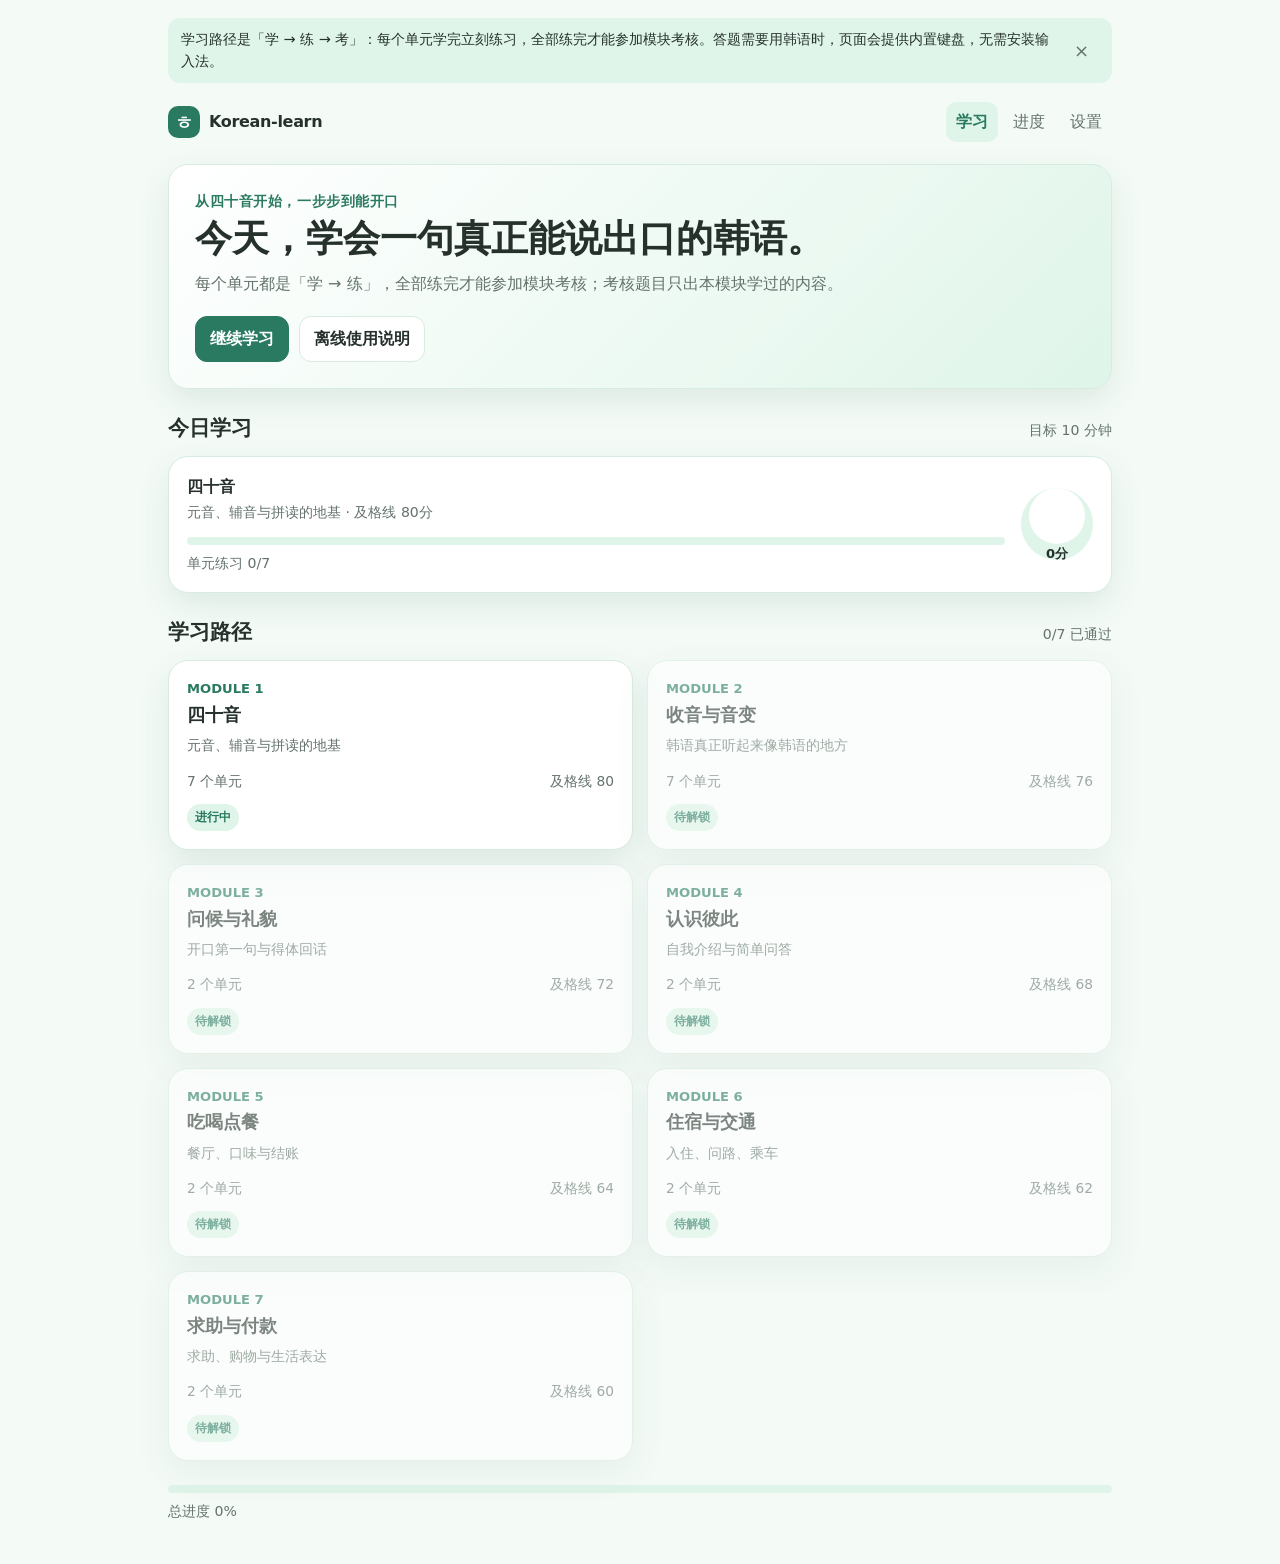
<file: index.html>
<!doctype html>
<html lang="zh-CN">
  <head>
    <meta charset="UTF-8" />
    <meta name="viewport" content="width=device-width, initial-scale=1.0, viewport-fit=cover" />
    <meta name="theme-color" content="#e85d75" />
    <meta name="description" content="Korean-learn：从四十音开始的离线韩语学习工具。" />
    <!-- 每次改动 js/css 后，把下面所有 ?v=4 一起递增，避免用户拿到"新页面配旧脚本" -->
    <meta http-equiv="Cache-Control" content="no-cache, no-store, must-revalidate" />
    <meta http-equiv="Pragma" content="no-cache" />
    <meta http-equiv="Expires" content="0" />
    <link rel="manifest" href="./manifest.webmanifest?v=4" />
    <link rel="icon" href="./icon.svg" type="image/svg+xml" />
    <link rel="apple-touch-icon" href="./icon-180.png" />
    <link rel="stylesheet" href="./styles.css?v=4" />
    <title>Korean-learn</title>
  </head>
  <body>
    <div id="app"></div>
    <script src="./data.js?v=4"></script>
    <script src="./speech.js?v=4"></script>
    <script src="./quiz.js?v=4"></script>
    <script src="./kbd.js?v=4"></script>
    <script src="./app.js?v=4"></script>
  </body>
</html>
</file>
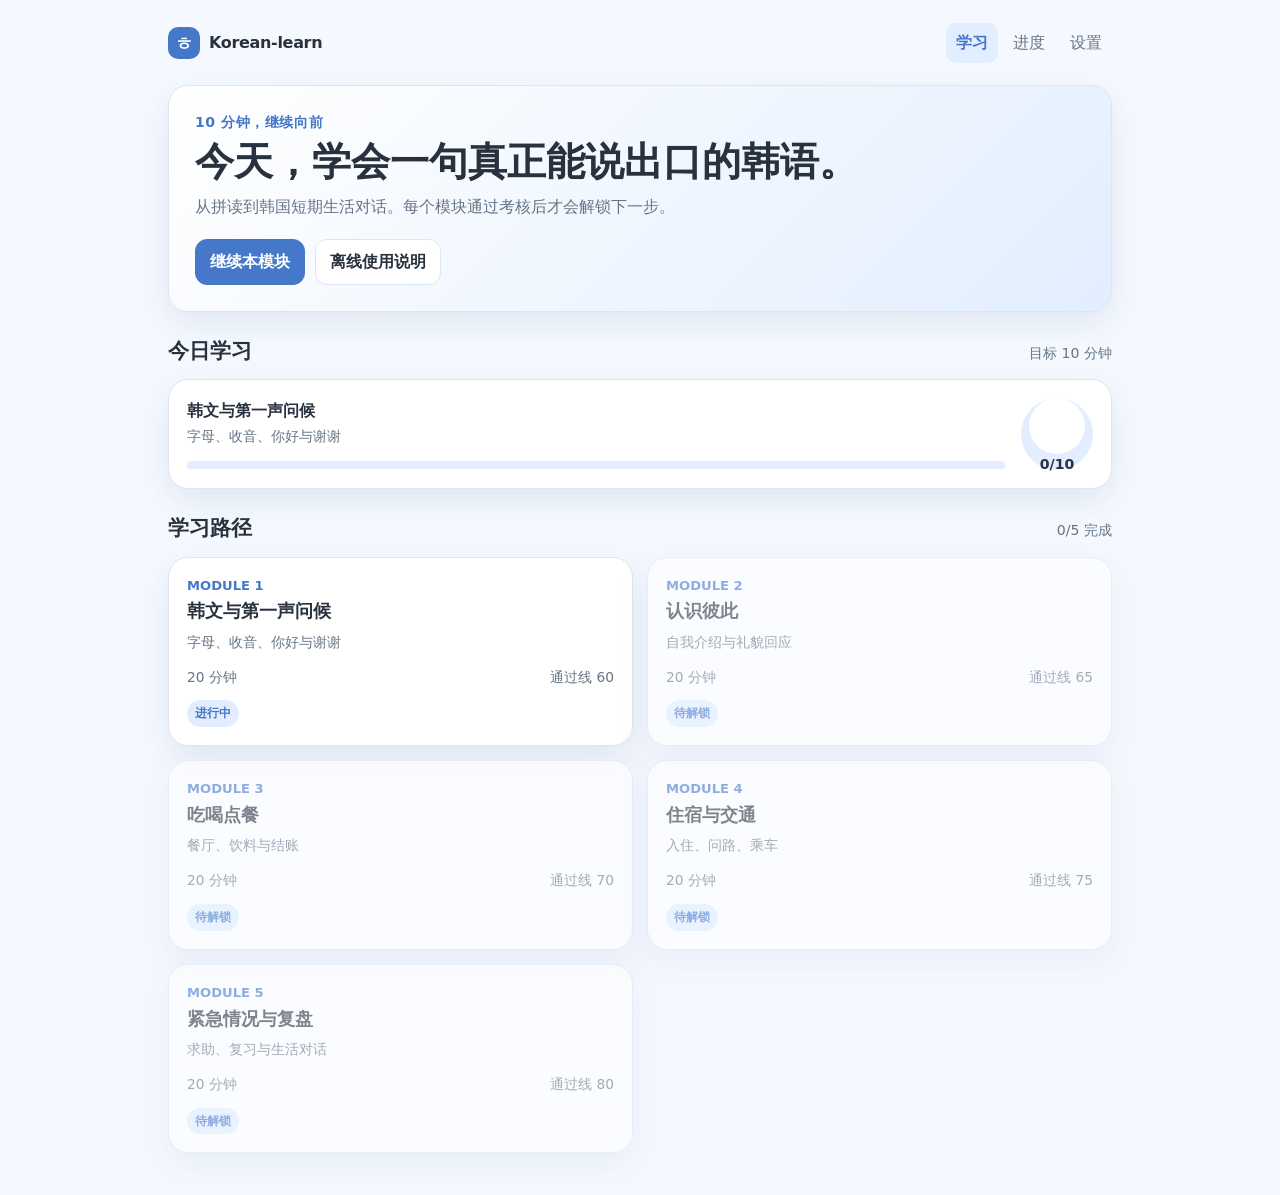
<file: codex-learn/index.html>
<!doctype html>
<html lang="zh-CN">
  <head>
    <meta charset="UTF-8" />
    <meta name="viewport" content="width=device-width, initial-scale=1.0" />
    <meta name="theme-color" content="#e85d75" />
    <meta name="description" content="Korean-learn：10 分钟一单元的离线韩语学习工具。" />
    <link rel="manifest" href="./manifest.webmanifest" />
    <link rel="stylesheet" href="./styles.css" />
    <title>Korean-learn</title>
  </head>
  <body>
    <div id="app"></div>
    <script src="./app.js"></script>
  </body>
</html>
</file>
<file: styles.css>
:root {
  --bg: #fff8f6;
  --surface: #ffffff;
  --text: #2f2930;
  --muted: #766d72;
  --line: #eadde1;
  --primary: #e85d75;
  --primary-ink: #ffffff;
  --soft: #ffe8ed;
  --accent: #486b9e;
  --good: #28785c;
  --warning: #a26619;
  --shadow: 0 12px 32px rgba(84, 47, 57, .10);
}

[data-theme="mint"] { --bg:#f4fbf7; --surface:#fff; --text:#26312c; --muted:#64736b; --line:#d8ebe0; --primary:#297a61; --soft:#dff5e9; --accent:#4b6fa6; --good:#297a61; --warning:#a46e19; --shadow:0 12px 32px rgba(31,78,58,.10); }
[data-theme="sky"] { --bg:#f5f9ff; --surface:#fff; --text:#28313e; --muted:#667587; --line:#dce6f3; --primary:#4678c9; --soft:#e2eeff; --accent:#a25c83; --good:#28775c; --warning:#9d691c; --shadow:0 12px 32px rgba(47,80,126,.10); }
[data-theme="apricot"] { --bg:#fff9f3; --surface:#fff; --text:#362d29; --muted:#7c6e65; --line:#efdfd1; --primary:#ca7351; --soft:#fce9de; --accent:#6d6aaf; --good:#26765c; --warning:#a36a19; --shadow:0 12px 32px rgba(110,69,42,.10); }
[data-scheme="dark"] { --bg:#1e1c20; --surface:#29262c; --text:#f5edf1; --muted:#c7b9bf; --line:#403a43; --soft:#4c3340; --shadow:0 12px 32px rgba(0,0,0,.26); }

* { box-sizing:border-box; }
body { margin:0; min-width:320px; color:var(--text); background:var(--bg); font:16px/1.5 system-ui,-apple-system,"Segoe UI","Microsoft YaHei",sans-serif; }
button,input { font:inherit; }
button { cursor:pointer; }
.korean, .kbd-key { font-family:"Malgun Gothic","Apple SD Gothic Neo","Noto Sans KR",sans-serif; letter-spacing:.02em; }
.shell { width:min(100%, 980px); margin:auto; padding:18px 18px 42px; }

.topbar { display:flex; align-items:center; justify-content:space-between; gap:12px; padding:5px 0 22px; }
.brand { display:flex; align-items:center; gap:9px; font-weight:750; letter-spacing:-.02em; }
.brand-mark { width:32px; height:32px; display:grid; place-items:center; border-radius:10px; background:var(--primary); color:var(--primary-ink); font-size:18px; }
.nav { display:flex; gap:5px; overflow:auto; }
.nav button,.icon-btn { border:0; background:transparent; color:var(--muted); border-radius:10px; padding:8px 10px; }
.nav button.active { background:var(--soft); color:var(--primary); font-weight:700; }
.icon-btn { font-size:18px; }

.card { background:var(--surface); border:1px solid var(--line); border-radius:20px; box-shadow:var(--shadow); }
.hero { padding:26px; background:linear-gradient(135deg,var(--surface),var(--soft)); }
.eyebrow { color:var(--primary); font-weight:750; font-size:.88rem; letter-spacing:.04em; }
h1,h2,h3,p { margin-top:0; } h1 { font-size:clamp(1.6rem,5vw,2.3rem); line-height:1.15; margin:6px 0 11px; } h2 { font-size:1.3rem; margin-bottom:12px; } h3 { font-size:1rem; margin-bottom:3px; }
.muted { color:var(--muted); }.small { font-size:.88rem; }
.roman { color:var(--muted); }

.hero-actions,.actions { display:flex; gap:10px; flex-wrap:wrap; margin-top:20px; }
.btn { border:1px solid var(--line); background:var(--surface); color:var(--text); border-radius:12px; padding:10px 14px; font-weight:700; }
.btn.primary { border-color:var(--primary); background:var(--primary); color:var(--primary-ink); }
.btn.ghost { background:transparent; }
.btn.danger { border-color:#c34f53; color:#c34f53; }
.btn:disabled { opacity:.5; cursor:not-allowed; }

.section { margin-top:24px; }
.section-head { display:flex; justify-content:space-between; align-items:baseline; gap:12px; }

.notice-bar { display:flex; align-items:flex-start; gap:10px; padding:11px 13px; margin-bottom:14px; border-radius:12px; background:var(--soft); color:var(--text); font-size:.9rem; line-height:1.5; }
.notice-bar.warn { background:color-mix(in srgb,var(--warning) 14%,var(--surface)); border:1px solid color-mix(in srgb,var(--warning) 35%,transparent); }
.notice-bar span { flex:1; }

.module-grid { display:grid; grid-template-columns:repeat(2,minmax(0,1fr)); gap:14px; }
.module { padding:18px; position:relative; overflow:hidden; cursor:pointer; transition:transform .15s ease; }
.module:hover { transform:translateY(-2px); }
.module.locked { opacity:.58; cursor:not-allowed; }
.module.locked:hover { transform:none; }
.module-number { color:var(--primary); font-weight:800; font-size:.82rem; }
.module-title { margin:3px 0 7px; font-size:1.1rem; }
.module-meta { display:flex; justify-content:space-between; gap:8px; color:var(--muted); font-size:.86rem; }
.module-foot { display:flex; align-items:center; justify-content:space-between; gap:8px; }
.badge { display:inline-block; margin-top:13px; padding:4px 8px; border-radius:999px; background:var(--soft); color:var(--primary); font-size:.78rem; font-weight:700; }
.badge.good { background:color-mix(in srgb,var(--good) 15%,var(--surface)); color:var(--good); margin-top:0; }

.progress-track { height:8px; overflow:hidden; background:var(--soft); border-radius:999px; }
.progress-track > span { display:block; height:100%; width:0; border-radius:inherit; background:var(--primary); transition:width .35s ease; }
.today { display:grid; grid-template-columns:1fr auto; gap:16px; align-items:center; padding:18px; }
.ring { width:72px; height:72px; border-radius:50%; display:grid; place-items:center; background:conic-gradient(var(--primary) var(--progress),var(--soft) 0); }
.ring::before { content:""; width:56px; height:56px; border-radius:50%; background:var(--surface); grid-area:1/1; }
.ring b { z-index:1; font-size:.82rem; }

.lesson { padding:22px; }
.lesson-top { display:flex; justify-content:space-between; gap:12px; align-items:center; }
.meta-row { display:flex; gap:8px; flex-wrap:wrap; margin:12px 0 4px; }
.chip { padding:4px 10px; border-radius:999px; background:var(--soft); color:var(--primary); font-size:.8rem; font-weight:700; }
.chip.good { background:color-mix(in srgb,var(--good) 15%,var(--surface)); color:var(--good); }
.chip.warn { background:color-mix(in srgb,var(--warning) 16%,var(--surface)); color:var(--warning); }
.notice { padding:13px 15px; margin:14px 0; border-radius:12px; background:var(--soft); color:var(--text); }

.unit-list { display:grid; gap:10px; margin:18px 0 4px; }
.unit-item { display:flex; align-items:center; gap:12px; width:100%; text-align:left; padding:13px 15px; border:1px solid var(--line); border-radius:14px; background:var(--surface); color:var(--text); }
.unit-item:hover { border-color:var(--primary); }
.unit-item.done { background:color-mix(in srgb,var(--good) 7%,var(--surface)); }
.unit-no { width:26px; height:26px; flex:0 0 26px; display:grid; place-items:center; border-radius:50%; background:var(--soft); color:var(--primary); font-size:.82rem; font-weight:800; }
.unit-body { flex:1; display:flex; flex-direction:column; gap:2px; }
.unit-flag { color:var(--good); font-weight:800; }

.item-grid { display:grid; gap:12px; margin:18px 0; }
.item-grid.kind-letters { grid-template-columns:repeat(auto-fill,minmax(158px,1fr)); }
.item-card { padding:14px; border:1px solid var(--line); border-radius:14px; background:var(--surface); }
.item-card.letter { display:flex; flex-direction:column; gap:8px; }
.letter-head { display:flex; align-items:center; justify-content:space-between; gap:8px; }
.letter-big { font-size:2.6rem; line-height:1; font-weight:500; }
.letter-side { display:flex; flex-direction:column; align-items:flex-end; gap:2px; }
.letter-syl { font-size:1.15rem; }
.item-tip { font-size:.85rem; color:var(--muted); line-height:1.5; }
.item-ex { display:flex; align-items:center; gap:6px; padding-top:8px; border-top:1px dashed var(--line); font-size:.9rem; }
.item-sub { font-size:.9rem; color:var(--muted); }
.word-ko { display:flex; align-items:center; gap:8px; font-size:1.35rem; font-weight:600; }
.word-zh { font-size:1.05rem; margin-top:2px; }
.rule-pair { display:flex; align-items:center; gap:10px; font-size:1.3rem; flex-wrap:wrap; }
.rule-pair .from { color:var(--muted); }
.rule-pair .arrow { color:var(--primary); font-weight:800; }
.rule-pair .to { font-weight:700; }
.rule-box { padding:12px 14px; border-radius:12px; background:var(--soft); font-size:.92rem; }
.pronunciation { margin:20px 0; padding:12px 14px; background:var(--soft); border-radius:12px; }
.pronunciation strong { color:var(--primary); }

.speaker { border:0; background:var(--soft); color:var(--primary); width:36px; height:36px; border-radius:50%; font-size:14px; flex:0 0 36px; }
.speaker.small { width:30px; height:30px; flex-basis:30px; font-size:12px; }

.q-head { display:flex; justify-content:space-between; gap:10px; margin-bottom:6px; }
.q-prompt { display:flex; align-items:center; gap:8px; font-size:1.1rem; font-weight:700; line-height:1.45; }
.q-sub { margin-top:4px; }
.option-list { margin-top:16px; }
.quiz-option { display:block; width:100%; text-align:left; background:var(--surface); border:1px solid var(--line); color:var(--text); padding:14px; border-radius:12px; margin:9px 0; }
.quiz-option:hover:not(:disabled) { border-color:var(--primary); }
.quiz-option.correct { border-color:var(--good); background:color-mix(in srgb,var(--good) 12%,var(--surface)); }
.quiz-option.wrong { border-color:#c34f53; background:color-mix(in srgb,#c34f53 11%,var(--surface)); }
.answer-input { width:100%; border:1px solid var(--line); color:var(--text); background:var(--surface); border-radius:12px; padding:13px; margin-top:14px; font-size:1.1rem; cursor:pointer; }
.answer-input:focus { outline:3px solid color-mix(in srgb,var(--primary) 28%,transparent); border-color:var(--primary); }
.feedback { min-height:26px; margin:14px 0 0; font-weight:700; }
.feedback.good { color:var(--good); }
.feedback.bad { color:#c34f53; }
.explain { font-weight:400; margin-top:5px; line-height:1.55; }

.stat-grid { display:grid; grid-template-columns:repeat(3,1fr); gap:12px; }
.stat { padding:16px; }
.stat strong { display:block; margin-top:3px; font-size:1.45rem; }
.score-list { display:grid; gap:2px; }
.score-row { display:flex; align-items:center; justify-content:space-between; gap:10px; padding:11px 0; border-bottom:1px solid var(--line); }
.score-row:last-child { border-bottom:0; }
.mistake-list { list-style:none; padding:0; margin:0; }
.mistake-list li { display:flex; justify-content:space-between; align-items:center; padding:12px 0; border-bottom:1px solid var(--line); font-size:1.1rem; }
.mistake-list li:last-child { border-bottom:0; }
.empty { padding:26px; text-align:center; }

.settings { padding:20px; }
.setting-row { display:flex; align-items:center; justify-content:space-between; gap:16px; padding:14px 0; border-bottom:1px solid var(--line); }
.setting-row:last-child { border:0; }
.segmented { display:flex; gap:5px; background:var(--soft); padding:4px; border-radius:10px; }
.segmented button { border:0; border-radius:7px; padding:6px 9px; background:transparent; color:var(--muted); }
.segmented button.active { background:var(--surface); color:var(--text); }

/* 内置韩语键盘 */
.kbd { display:none; z-index:80; background:var(--surface); border:1px solid var(--line); box-shadow:0 -8px 28px rgba(0,0,0,.12); touch-action:manipulation; }
.kbd.open { display:block; }
.kbd-mobile { position:fixed; left:0; right:0; bottom:0; padding:8px 8px calc(8px + env(safe-area-inset-bottom)); border-radius:16px 16px 0 0; }
.kbd-float { position:absolute; width:min(520px,calc(100vw - 24px)); padding:10px; border-radius:16px; box-shadow:0 16px 40px rgba(0,0,0,.18); }
.kbd-bar { display:flex; align-items:center; gap:8px; margin-bottom:8px; }
.kbd-structure { flex:1; font-size:.82rem; color:var(--muted); min-height:18px; font-family:"Malgun Gothic","Apple SD Gothic Neo",sans-serif; }
.kbd-bar .kbd-key { width:auto; flex:0 0 auto; padding:0 14px; height:34px; font-size:.86rem; }
.kbd-row { display:flex; gap:5px; margin-bottom:5px; }
.kbd-key { flex:1; height:44px; border:1px solid var(--line); border-radius:9px; background:var(--surface); color:var(--text); font-size:1.05rem; font-weight:600; display:grid; place-items:center; padding:0; }
.kbd-key:active { background:var(--soft); }
.kbd-fn { flex:1.1; background:var(--soft); color:var(--primary); font-size:.9rem; font-weight:700; }
.kbd-space { flex:2.2; font-size:.9rem; }
.kbd-shift.on { background:var(--primary); color:var(--primary-ink); }
.kbd-done { background:var(--primary); color:var(--primary-ink); }
.kbd-done:disabled { opacity:.45; }
body.kbd-open { padding-bottom:230px; }

.hidden { display:none!important; }

@media (max-width:620px) {
  .shell { padding:12px 12px 32px; }
  .topbar { padding-bottom:14px; }
  .nav button { font-size:.85rem; padding:7px 8px; }
  .hero,.lesson { padding:20px; }
  .module-grid,.stat-grid { grid-template-columns:1fr; }
  .item-grid.kind-letters { grid-template-columns:repeat(auto-fill,minmax(140px,1fr)); }
  .section { margin-top:18px; }
  .kbd-key { height:42px; font-size:1rem; }
}
</file>
<file: codex-learn/styles.css>
:root {
  --bg: #fff8f6;
  --surface: #ffffff;
  --text: #2f2930;
  --muted: #766d72;
  --line: #eadde1;
  --primary: #e85d75;
  --primary-ink: #ffffff;
  --soft: #ffe8ed;
  --accent: #486b9e;
  --good: #28785c;
  --warning: #a26619;
  --shadow: 0 12px 32px rgba(84, 47, 57, .10);
}

[data-theme="mint"] { --bg:#f4fbf7; --surface:#fff; --text:#26312c; --muted:#64736b; --line:#d8ebe0; --primary:#297a61; --soft:#dff5e9; --accent:#4b6fa6; --good:#297a61; --warning:#a46e19; --shadow:0 12px 32px rgba(31,78,58,.10); }
[data-theme="sky"] { --bg:#f5f9ff; --surface:#fff; --text:#28313e; --muted:#667587; --line:#dce6f3; --primary:#4678c9; --soft:#e2eeff; --accent:#a25c83; --good:#28775c; --warning:#9d691c; --shadow:0 12px 32px rgba(47,80,126,.10); }
[data-theme="apricot"] { --bg:#fff9f3; --surface:#fff; --text:#362d29; --muted:#7c6e65; --line:#efdfd1; --primary:#ca7351; --soft:#fce9de; --accent:#6d6aaf; --good:#26765c; --warning:#a36a19; --shadow:0 12px 32px rgba(110,69,42,.10); }
[data-scheme="dark"] { --bg:#1e1c20; --surface:#29262c; --text:#f5edf1; --muted:#c7b9bf; --line:#403a43; --soft:#4c3340; --shadow:0 12px 32px rgba(0,0,0,.26); }

* { box-sizing:border-box; }
body { margin:0; min-width:320px; color:var(--text); background:var(--bg); font:16px/1.5 system-ui,-apple-system,"Segoe UI","Microsoft YaHei",sans-serif; }
button,input { font:inherit; }
button { cursor:pointer; }
.shell { width:min(100%, 980px); margin:auto; padding:18px 18px 42px; }
.topbar { display:flex; align-items:center; justify-content:space-between; gap:12px; padding:5px 0 22px; }
.brand { display:flex; align-items:center; gap:9px; font-weight:750; letter-spacing:-.02em; }
.brand-mark { width:32px; height:32px; display:grid; place-items:center; border-radius:10px; background:var(--primary); color:var(--primary-ink); font-size:18px; }
.nav { display:flex; gap:5px; overflow:auto; }
.nav button,.icon-btn { border:0; background:transparent; color:var(--muted); border-radius:10px; padding:8px 10px; }
.nav button.active { background:var(--soft); color:var(--primary); font-weight:700; }
.icon-btn { font-size:18px; }
.card { background:var(--surface); border:1px solid var(--line); border-radius:20px; box-shadow:var(--shadow); }
.hero { padding:26px; background:linear-gradient(135deg,var(--surface),var(--soft)); }
.eyebrow { color:var(--primary); font-weight:750; font-size:.88rem; letter-spacing:.04em; }
h1,h2,h3,p { margin-top:0; } h1 { font-size:clamp(1.75rem,5vw,2.45rem); line-height:1.15; margin:6px 0 11px; } h2 { font-size:1.3rem; margin-bottom:12px; } h3 { font-size:1rem; margin-bottom:3px; }
.muted { color:var(--muted); }.small { font-size:.88rem; }.korean { font-family:"Malgun Gothic","Apple SD Gothic Neo",sans-serif; letter-spacing:.02em; }
.hero-actions,.actions { display:flex; gap:10px; flex-wrap:wrap; margin-top:20px; }
.btn { border:1px solid var(--line); background:var(--surface); color:var(--text); border-radius:12px; padding:10px 14px; font-weight:700; }.btn.primary { border-color:var(--primary); background:var(--primary); color:var(--primary-ink); }.btn.ghost { background:transparent; }.btn:disabled { opacity:.5; cursor:not-allowed; }
.section { margin-top:24px; }.section-head { display:flex; justify-content:space-between; align-items:baseline; gap:12px; }
.module-grid { display:grid; grid-template-columns:repeat(2,minmax(0,1fr)); gap:14px; }.module { padding:18px; position:relative; overflow:hidden; }.module.locked { opacity:.58; }.module-number { color:var(--primary); font-weight:800; font-size:.82rem; }.module-title { margin:3px 0 7px; font-size:1.1rem; }.module-meta { display:flex; justify-content:space-between; gap:8px; color:var(--muted); font-size:.86rem; }.badge { display:inline-block; margin-top:13px; padding:4px 8px; border-radius:999px; background:var(--soft); color:var(--primary); font-size:.78rem; font-weight:700; }
.progress-track { height:8px; overflow:hidden; background:var(--soft); border-radius:999px; }.progress-track > span { display:block; height:100%; width:0; border-radius:inherit; background:var(--primary); transition:width .35s ease; }
.today { display:grid; grid-template-columns:1fr auto; gap:16px; align-items:center; padding:18px; }.ring { width:72px; height:72px; border-radius:50%; display:grid; place-items:center; background:conic-gradient(var(--primary) var(--progress),var(--soft) 0); }.ring::before { content:""; width:56px; height:56px; border-radius:50%; background:var(--surface); grid-area:1/1; }.ring b { z-index:1; font-size:.88rem; }
.lesson { padding:22px; }.lesson-top { display:flex; justify-content:space-between; gap:12px; align-items:center; }.word { font-size:clamp(2.1rem,8vw,3.5rem); font-weight:750; line-height:1.15; margin:24px 0 4px; }.roman { color:var(--muted); }.meaning { font-size:1.2rem; margin-top:12px; }.pronunciation { margin:20px 0; padding:12px 14px; background:var(--soft); border-radius:12px; color:var(--text); }.pronunciation strong { color:var(--primary); }.word-list { display:grid; gap:10px; }.word-item { display:flex; align-items:center; justify-content:space-between; gap:10px; padding:12px 0; border-bottom:1px solid var(--line); }.word-item:last-child { border-bottom:0; }.speaker { border:0; background:var(--soft); color:var(--primary); width:39px; height:39px; border-radius:50%; font-size:16px; }
.quiz-option { display:block; width:100%; text-align:left; background:var(--surface); border:1px solid var(--line); color:var(--text); padding:14px; border-radius:12px; margin:9px 0; }.quiz-option:hover { border-color:var(--primary); }.quiz-option.correct { border-color:var(--good); background:color-mix(in srgb,var(--good) 12%,var(--surface)); }.quiz-option.wrong { border-color:#c34f53; background:color-mix(in srgb,#c34f53 11%,var(--surface)); }
.answer-input { width:100%; border:1px solid var(--line); color:var(--text); background:var(--surface); border-radius:12px; padding:13px; }.answer-input:focus { outline:3px solid color-mix(in srgb,var(--primary) 28%,transparent); border-color:var(--primary); }
.feedback { min-height:25px; margin:12px 0 0; font-weight:650; }.feedback.good { color:var(--good); }.feedback.bad { color:#c34f53; }
.stat-grid { display:grid; grid-template-columns:repeat(3,1fr); gap:12px; }.stat { padding:16px; }.stat strong { display:block; margin-top:3px; font-size:1.45rem; }.mistake-list { list-style:none; padding:0; margin:0; }.mistake-list li { display:flex; justify-content:space-between; padding:12px 0; border-bottom:1px solid var(--line); }.mistake-list li:last-child { border-bottom:0; }
.settings { padding:20px; }.setting-row { display:flex; align-items:center; justify-content:space-between; gap:16px; padding:14px 0; border-bottom:1px solid var(--line); }.setting-row:last-child { border:0; }.segmented { display:flex; gap:5px; background:var(--soft); padding:4px; border-radius:10px; }.segmented button { border:0; border-radius:7px; padding:6px 9px; background:transparent; color:var(--muted); }.segmented button.active { background:var(--surface); color:var(--text); box-shadow:0 1px 3px rgba(0,0,0,.08); }
.empty { padding:26px; text-align:center; }.notice { padding:13px 15px; margin:14px 0; border-radius:12px; background:var(--soft); color:var(--text); }.hidden { display:none!important; }
@media (max-width:620px) { .shell { padding:12px 12px 32px; }.topbar { padding-bottom:14px; }.nav button { font-size:.85rem; padding:7px 8px; }.hero,.lesson { padding:20px; }.module-grid,.stat-grid { grid-template-columns:1fr; }.today { grid-template-columns:1fr auto; }.section { margin-top:18px; } }
</file>
